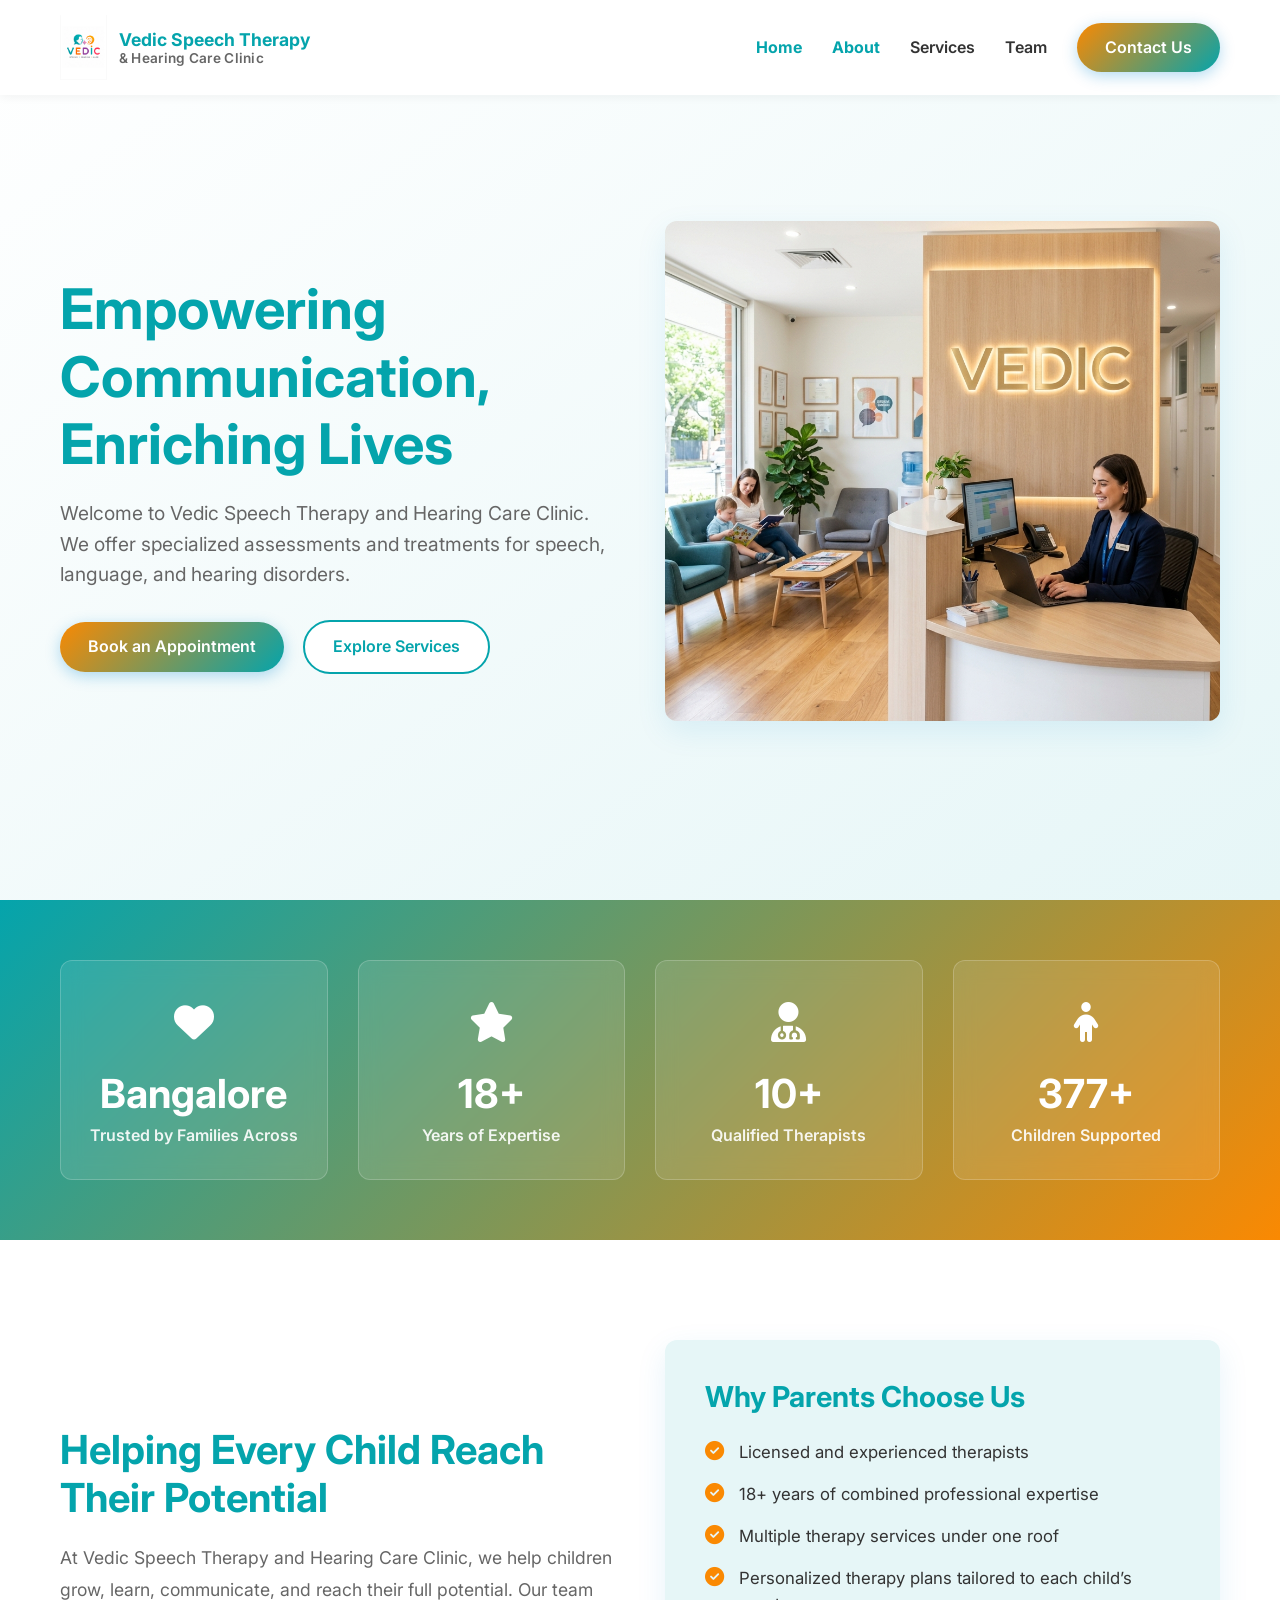
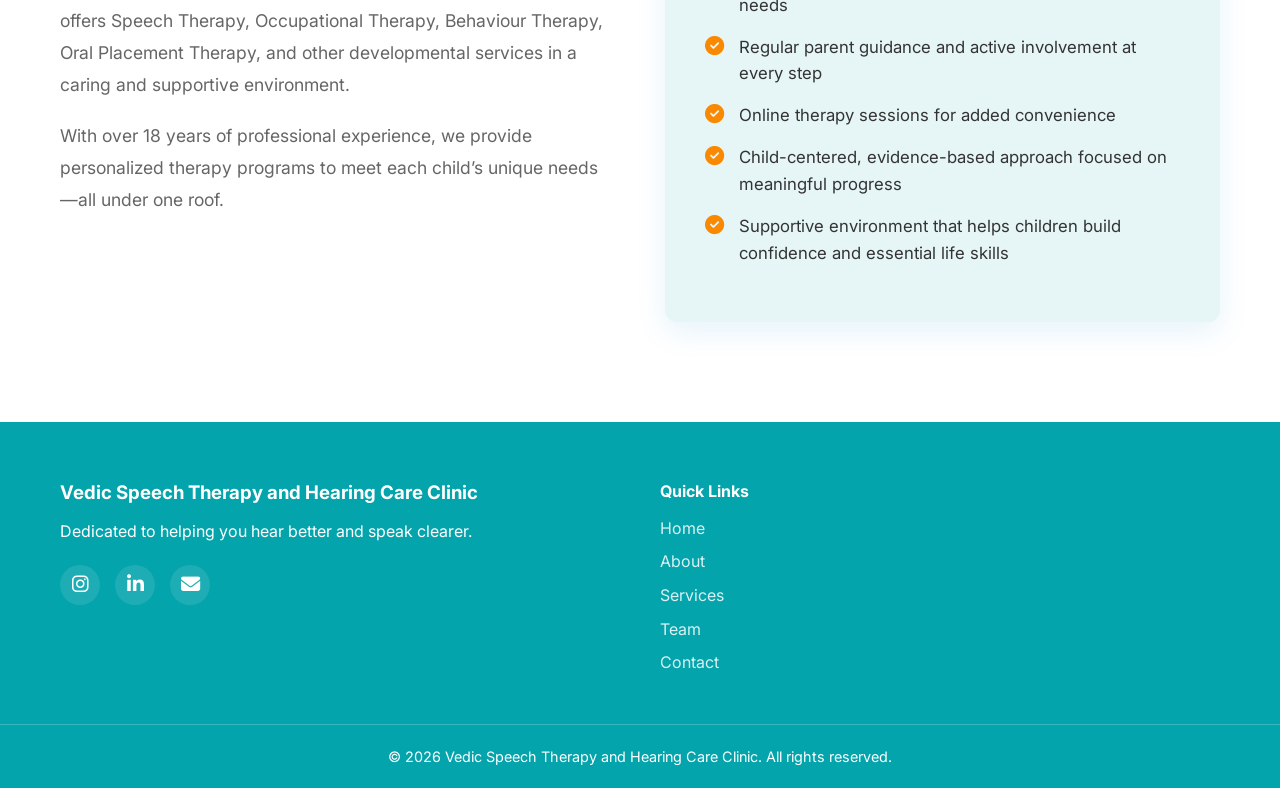
<file: index.html>
<!DOCTYPE html>
<html lang="en">

<head>
    <meta charset="UTF-8">
    <meta name="viewport" content="width=device-width, initial-scale=1.0">
    <meta name="robots" content="index, follow, max-image-preview:large, max-snippet:-1, max-video-preview:-1">
    <meta name="theme-color" content="#0288d1">
    
    <title>Vedic Speech Therapy & Hearing Care Clinic in Bangalore</title>
    <meta name="description" content="Expert speech therapy and hearing care in Bangalore. Vedic Clinic offers tailored treatments for speech, language, and hearing disorders for all ages.">
    <link rel="canonical" href="https://vedicspeechhearing.com/">

    <!-- Open Graph / Facebook -->
    <meta property="og:type" content="website">
    <meta property="og:url" content="https://vedicspeechhearing.com/">
    <meta property="og:title" content="Vedic Speech Therapy & Hearing Care Clinic in Bangalore">
    <meta property="og:description" content="Expert speech therapy and hearing care in Bangalore. Vedic Clinic offers tailored treatments for speech, language, and hearing disorders for all ages.">
    <meta property="og:image" content="https://vedicspeechhearing.com/hero_clinic.png">
    <meta property="og:site_name" content="Vedic Speech Therapy & Hearing Care Clinic">
    <meta property="og:locale" content="en_IN">

    <!-- Twitter / X -->
    <meta name="twitter:card" content="summary_large_image">
    <meta name="twitter:url" content="https://vedicspeechhearing.com/">
    <meta name="twitter:title" content="Vedic Speech Therapy & Hearing Care Clinic in Bangalore">
    <meta name="twitter:description" content="Expert speech therapy and hearing care in Bangalore. Vedic Clinic offers tailored treatments for speech, language, and hearing disorders for all ages.">
    <meta name="twitter:image" content="https://vedicspeechhearing.com/hero_clinic.png">

    <!-- Icons -->
    <link rel="icon" type="image/png" sizes="96x96" href="favicon-96x96.png">
    <link rel="apple-touch-icon" sizes="180x180" href="apple-touch-icon.png">
    <link rel="manifest" href="site.webmanifest">
    <!-- Fix I-17: Preconnect to CDN origins to reduce DNS/TLS latency -->
    <link rel="preconnect" href="https://fonts.googleapis.com">
    <link rel="preconnect" href="https://fonts.gstatic.com" crossorigin>
    <link rel="preconnect" href="https://cdnjs.cloudflare.com">

    <script src="config.js"></script>
    <script src="maintenance.js"></script>

    <!-- Structured Data (JSON-LD) -->
    <script type="application/ld+json">
    {
      "@context": "https://schema.org",
      "@type": "MedicalClinic",
      "name": "Vedic Speech Therapy and Hearing Care Clinic",
      "url": "https://vedicspeechhearing.com/",
      "logo": "https://vedicspeechhearing.com/logo-optimized.png?v=2",
      "image": "https://vedicspeechhearing.com/hero_clinic.png",
      "description": "Expert speech therapy and hearing care in Bangalore. Vedic Clinic offers tailored treatments for speech, language, and hearing disorders for all ages.",
      "telephone": "+919916049099",
      "address": {
        "@type": "PostalAddress",
        "streetAddress": "S.O, 7/10/7, 2ND FLOOR NPC TOWERS, DLF CIRCLE MAIN ROAD AKSHAYANAGAR, Yelenahalli, Bommanahalli",
        "addressLocality": "Bengaluru",
        "addressRegion": "Karnataka",
        "postalCode": "560114",
        "addressCountry": "IN"
      },
      "geo": {
        "@type": "GeoCoordinates",
        "latitude": 12.8797,
        "longitude": 77.6186
      },
      "openingHoursSpecification": {
        "@type": "OpeningHoursSpecification",
        "dayOfWeek": [
          "Monday",
          "Tuesday",
          "Wednesday",
          "Thursday",
          "Friday",
          "Saturday",
          "Sunday"
        ],
        "opens": "10:00",
        "closes": "21:00"
      },
      "sameAs": [
        "https://www.instagram.com/",
        "https://www.linkedin.com/"
      ]
    }
    </script>
    <script type="application/ld+json">
    {
      "@context": "https://schema.org",
      "@type": "WebSite",
      "url": "https://vedicspeechhearing.com/",
      "name": "Vedic Speech Therapy & Hearing Care Clinic",
      "description": "Expert speech therapy and hearing care in Bangalore. Vedic Clinic offers tailored treatments for speech, language, and hearing disorders for all ages."
    }
    </script>

    <link rel="stylesheet" href="style.css">
    <!-- Google Fonts for modern typography -->
    <link href="https://fonts.googleapis.com/css2?family=Inter:wght@300;400;600;700&display=swap" rel="stylesheet">
    <!-- Font Awesome for icons -->
    <link rel="stylesheet" href="https://cdnjs.cloudflare.com/ajax/libs/font-awesome/6.4.0/css/all.min.css">
</head>

<body>

    <!-- Header Section -->
    <header class="header">
        <div class="container header-container">
            <div class="logo">
                <a href="index.html" style="display: flex; align-items: center; gap: 12px;">
                    <img src="logo-optimized.png?v=2" alt="Vedic Speech Therapy and Hearing Care Clinic Logo" id="clinic-logo">
                    <div class="logo-text">
                        <span class="logo-title-1">Vedic Speech Therapy</span>
                        <span class="logo-title-2">& Hearing Care Clinic</span>
                    </div>
                </a>
            </div>
            <nav class="nav-menu">
                <ul>
                    <li><a href="index.html#home">Home</a></li>
                    <li><a href="index.html#about">About</a></li>
                    <li><a href="services.html">Services</a></li>
                    <li><a href="team.html">Team</a></li>
                    <li><a href="contact.html" class="btn-primary">Contact Us</a></li>
                </ul>
            </nav>
            <!-- Fix I-04: Use <button> not <div> for keyboard + screen reader accessibility -->
            <button class="mobile-menu-btn" aria-label="Open navigation menu" aria-expanded="false" type="button">
                <i class="fas fa-bars" aria-hidden="true"></i>
            </button>
        </div>
    </header>

    <!-- Hero Section -->
    <section id="home" class="hero">
        <div class="container hero-container">
            <div class="hero-content">
                <h1>Empowering Communication, Enriching Lives</h1>
                <p>Welcome to Vedic Speech Therapy and Hearing Care Clinic. We offer specialized assessments and
                    treatments for speech, language, and hearing disorders.</p>
                <a href="contact.html" class="btn-primary">Book an Appointment</a>
                <a href="services.html" class="btn-secondary">Explore Services</a>
            </div>
            <div class="hero-image">
                <img src="hero_clinic.png" alt="Vedic Clinic Reception"
                    fetchpriority="high"
                    style="width: 100%; border-radius: var(--border-radius); box-shadow: var(--box-shadow); animation: float 6s ease-in-out infinite; object-fit: cover; max-height: 500px;">
            </div>
        </div>
    </section>

    <!-- Stats Section -->
    <section class="stats">
        <div class="container stats-container">
            <div class="stat-card">
                <div class="stat-icon"><i class="fas fa-heart"></i></div>
                <h3 class="stat-number">Bangalore</h3>
                <p class="stat-text">Trusted by Families Across</p>
            </div>
            <div class="stat-card">
                <div class="stat-icon"><i class="fas fa-star"></i></div>
                <h3 class="stat-number"><span class="counter" data-target="18">0</span>+</h3>
                <p class="stat-text">Years of Expertise</p>
            </div>
            <div class="stat-card">
                <div class="stat-icon"><i class="fas fa-user-md"></i></div>
                <h3 class="stat-number"><span class="counter" data-target="10">0</span>+</h3>
                <p class="stat-text">Qualified Therapists</p>
            </div>
            <div class="stat-card">
                <div class="stat-icon"><i class="fas fa-child"></i></div>
                <h3 class="stat-number"><span class="counter" data-target="2500">0</span>+</h3>
                <p class="stat-text">Children Supported</p>
            </div>
        </div>
    </section>

    <!-- About Section -->
    <section id="about" class="about">
        <div class="container about-container">
            <div class="about-content">
                <h2>Helping Every Child Reach Their Potential</h2>
                <p>At Vedic Speech Therapy and Hearing Care Clinic, we help children grow, learn, communicate, and reach their full
                    potential. Our team offers Speech Therapy, Occupational Therapy, Behaviour Therapy, Oral Placement
                    Therapy, and other developmental services in a caring and supportive environment.</p>
                <p>With over 18 years of professional experience, we provide personalized therapy programs to meet each
                    child’s unique needs—all under one roof.</p>
            </div>
            <div class="about-features">
                <h3>Why Parents Choose Us</h3>
                <ul class="feature-list">
                    <li><i class="fas fa-check-circle"></i> Licensed and experienced therapists</li>
                    <li><i class="fas fa-check-circle"></i> 18+ years of combined professional expertise</li>
                    <li><i class="fas fa-check-circle"></i> Multiple therapy services under one roof</li>
                    <li><i class="fas fa-check-circle"></i> Personalized therapy plans tailored to each child’s needs
                    </li>
                    <li><i class="fas fa-check-circle"></i> Regular parent guidance and active involvement at every step
                    </li>
                    <li><i class="fas fa-check-circle"></i> Online therapy sessions for added convenience</li>
                    <li><i class="fas fa-check-circle"></i> Child-centered, evidence-based approach focused on
                        meaningful progress</li>
                    <li><i class="fas fa-check-circle"></i> Supportive environment that helps children build confidence
                        and essential life skills</li>
                </ul>
            </div>
        </div>
    </section>







    <!-- Footer -->
    <footer class="footer">
        <div class="container footer-container">
            <div class="footer-info">
                <h3>Vedic Speech Therapy and Hearing Care Clinic</h3>
                <p>Dedicated to helping you hear better and speak clearer.</p>
                <div class="social-links">
                    <a href="https://www.instagram.com/vedicspeechandhearingclinic?igsh=MXV1OTAyaDB2bnJuYw==" target="_blank" aria-label="Instagram"><i class="fab fa-instagram"></i></a>
                    <a href="https://www.linkedin.com/company/vedic-speech-therapy-hearing-care-clinic" target="_blank" aria-label="LinkedIn"><i class="fab fa-linkedin-in"></i></a>
                    <a href="mailto:vedicspeechandhearingclinic@gmail.com" aria-label="Email"><i
                            class="fas fa-envelope"></i></a>
                </div>
            </div>
            <div class="footer-links">
                <h4>Quick Links</h4>
                <ul style="list-style: none; padding: 0;">
                    <li><a href="index.html#home">Home</a></li>
                    <li><a href="index.html#about">About</a></li>
                    <li><a href="services.html">Services</a></li>
                    <li><a href="team.html">Team</a></li>
                    <li><a href="contact.html">Contact</a></li>
                </ul>
            </div>
        </div>
        <div class="footer-bottom">
            <p>&copy; <span id="current-year">2026</span> Vedic Speech Therapy and Hearing Care Clinic. All rights
                reserved.</p>
        </div>
    </footer>

    <script src="script.js"></script>
</body>

</html>
</file>
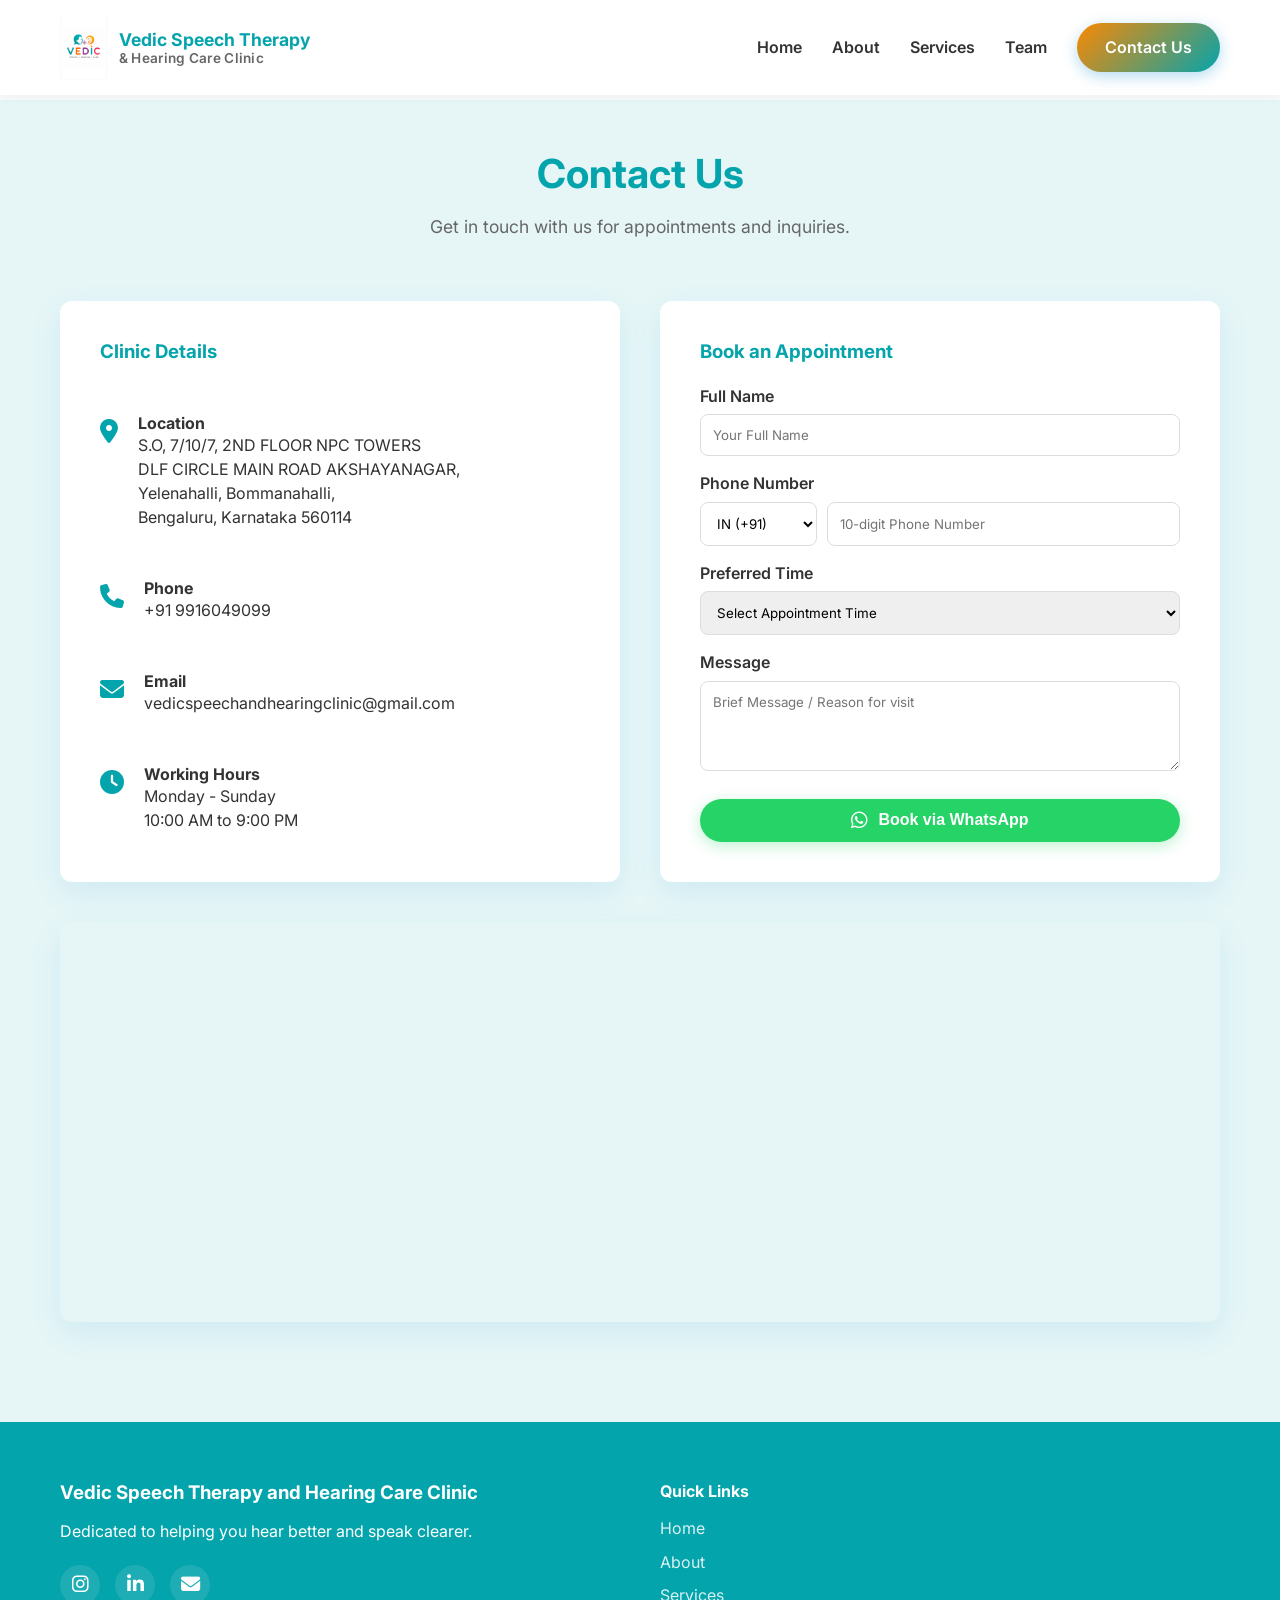
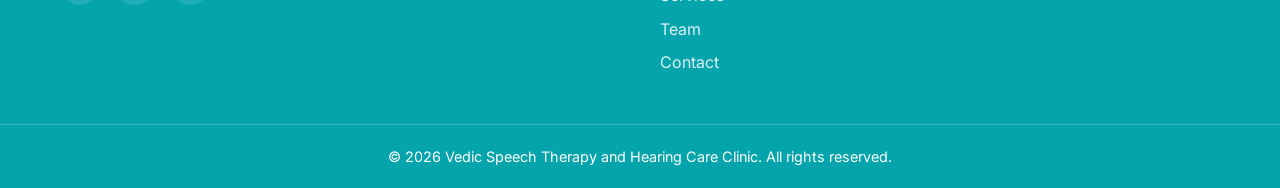
<file: contact.html>
<!DOCTYPE html>
<html lang="en">

<head>
    <meta charset="UTF-8">
    <meta name="viewport" content="width=device-width, initial-scale=1.0">
    <meta name="robots" content="index, follow, max-image-preview:large, max-snippet:-1, max-video-preview:-1">
    <meta name="theme-color" content="#0288d1">
    
    <title>Contact Us | Vedic Speech & Hearing Clinic Bangalore</title>
    <meta name="description" content="Contact Vedic Speech Therapy and Hearing Care Clinic to book an appointment. Find our location, phone number, and working hours in Akshayanagar, Bangalore.">
    <link rel="canonical" href="https://vedicspeechhearing.com/contact.html">

    <!-- Open Graph / Facebook -->
    <meta property="og:type" content="website">
    <meta property="og:url" content="https://vedicspeechhearing.com/contact.html">
    <meta property="og:title" content="Contact Us | Vedic Speech & Hearing Clinic Bangalore">
    <meta property="og:description" content="Contact Vedic Speech Therapy and Hearing Care Clinic to book an appointment. Find our location, phone number, and working hours in Akshayanagar, Bangalore.">
    <meta property="og:image" content="https://vedicspeechhearing.com/hero_clinic.png">
    <meta property="og:site_name" content="Vedic Speech Therapy & Hearing Care Clinic">
    <meta property="og:locale" content="en_IN">

    <!-- Twitter / X -->
    <meta name="twitter:card" content="summary_large_image">
    <meta name="twitter:url" content="https://vedicspeechhearing.com/contact.html">
    <meta name="twitter:title" content="Contact Us | Vedic Speech & Hearing Clinic Bangalore">
    <meta name="twitter:description" content="Contact Vedic Speech Therapy and Hearing Care Clinic to book an appointment. Find our location, phone number, and working hours in Akshayanagar, Bangalore.">
    <meta name="twitter:image" content="https://vedicspeechhearing.com/hero_clinic.png">

    <!-- Icons -->
    <link rel="icon" type="image/png" sizes="96x96" href="favicon-96x96.png">
    <link rel="apple-touch-icon" sizes="180x180" href="apple-touch-icon.png">
    <link rel="manifest" href="site.webmanifest">
    <!-- Fix I-17: Preconnect to CDN origins -->
    <link rel="preconnect" href="https://fonts.googleapis.com">
    <link rel="preconnect" href="https://fonts.gstatic.com" crossorigin>
    <link rel="preconnect" href="https://cdnjs.cloudflare.com">

    <script src="config.js"></script>
    <script src="maintenance.js"></script>

    <!-- Structured Data (JSON-LD) -->
    <script type="application/ld+json">
    {
      "@context": "https://schema.org",
      "@type": "ContactPage",
      "url": "https://vedicspeechhearing.com/contact.html",
      "name": "Contact Us | Vedic Speech & Hearing Clinic Bangalore",
      "description": "Contact Vedic Speech Therapy and Hearing Care Clinic to book an appointment. Find our location, phone number, and working hours in Akshayanagar, Bangalore."
    }
    </script>
    <script type="application/ld+json">
    {
      "@context": "https://schema.org",
      "@type": "MedicalClinic",
      "name": "Vedic Speech Therapy and Hearing Care Clinic",
      "telephone": "+919916049099",
      "email": "vedicspeechandhearingclinic@gmail.com",
      "url": "https://vedicspeechhearing.com/contact.html",
      "address": {
        "@type": "PostalAddress",
        "streetAddress": "S.O, 7/10/7, 2ND FLOOR NPC TOWERS, DLF CIRCLE MAIN ROAD AKSHAYANAGAR, Yelenahalli, Bommanahalli",
        "addressLocality": "Bengaluru",
        "addressRegion": "Karnataka",
        "postalCode": "560114",
        "addressCountry": "IN"
      },
      "openingHoursSpecification": {
        "@type": "OpeningHoursSpecification",
        "dayOfWeek": [
          "Monday",
          "Tuesday",
          "Wednesday",
          "Thursday",
          "Friday",
          "Saturday",
          "Sunday"
        ],
        "opens": "10:00",
        "closes": "21:00"
      }
    }
    </script>

    <link rel="stylesheet" href="style.css">
    <!-- Google Fonts for modern typography -->
    <link href="https://fonts.googleapis.com/css2?family=Inter:wght@300;400;600;700&display=swap" rel="stylesheet">
    <!-- Font Awesome for icons -->
    <link rel="stylesheet" href="https://cdnjs.cloudflare.com/ajax/libs/font-awesome/6.4.0/css/all.min.css">
</head>

<body>

    <!-- Header Section -->
    <header class="header">
        <div class="container header-container">
            <div class="logo">
                <a href="index.html" style="display: flex; align-items: center; gap: 12px;">
                    <img src="logo-optimized.png?v=2" alt="Vedic Speech Therapy and Hearing Care Clinic Logo" id="clinic-logo">
                    <div class="logo-text">
                        <span class="logo-title-1">Vedic Speech Therapy</span>
                        <span class="logo-title-2">& Hearing Care Clinic</span>
                    </div>
                </a>
            </div>
            <nav class="nav-menu">
                <ul>
                    <li><a href="index.html#home">Home</a></li>
                    <li><a href="index.html#about">About</a></li>
                    <li><a href="services.html">Services</a></li>
                    <li><a href="team.html">Team</a></li>
                    <li><a href="contact.html" class="btn-primary">Contact Us</a></li>
                </ul>
            </nav>
            <button class="mobile-menu-btn" aria-label="Open navigation menu" aria-expanded="false" type="button">
                <i class="fas fa-bars" aria-hidden="true"></i>
            </button>
        </div>
    </header>

    <!-- Spacer for fixed header -->
    <div class="spacer-header"></div>

    <!-- Contact Section -->
    <section id="contact" class="contact" style="padding-top: 50px;">
        <div class="container">
            <div class="section-title">
                <h2>Contact Us</h2>
                <p>Get in touch with us for appointments and inquiries.</p>
            </div>
            <div class="contact-grid-top">
                <div class="contact-info contact-box-card">
                    <h3 style="margin-bottom: 20px; color: var(--primary-color);">Clinic Details</h3>
                    <div class="contact-item" style="margin-bottom: 20px;">
                        <i class="fas fa-map-marker-alt"></i>
                        <div>
                            <h4>Location</h4>
                            <p>S.O, 7/10/7, 2ND FLOOR NPC TOWERS<br>
                               DLF CIRCLE MAIN ROAD AKSHAYANAGAR,<br>
                               Yelenahalli, Bommanahalli,<br>
                               Bengaluru, Karnataka 560114</p>
                        </div>
                    </div>
                    <div class="contact-item" style="margin-bottom: 20px;">
                        <i class="fas fa-phone"></i>
                        <div>
                            <h4>Phone</h4>
                            <p><a href="tel:+919916049099">+91 9916049099</a></p>
                        </div>
                    </div>
                    <div class="contact-item" style="margin-bottom: 20px;">
                        <i class="fas fa-envelope"></i>
                        <div>
                            <h4>Email</h4>
                            <p><a href="mailto:vedicspeechandhearingclinic@gmail.com">vedicspeechandhearingclinic@gmail.com</a></p>
                        </div>
                    </div>
                    <div class="contact-item">
                        <i class="fas fa-clock"></i>
                        <div>
                            <h4>Working Hours</h4>
                            <p>Monday - Sunday<br>10:00 AM to 9:00 PM</p>
                        </div>
                    </div>
                </div>

                <div class="appointment-form contact-box-card">
                    <h3 style="margin-bottom: 20px; color: var(--primary-color);">Book an Appointment</h3>
                    <form id="whatsapp-form">
                        <div class="form-group" style="margin-bottom: 15px;">
                            <label for="patientName" style="display: block; margin-bottom: 5px; font-weight: 600;">Full Name</label>
                            <input type="text" id="patientName" placeholder="Your Full Name" required minlength="3" style="width: 100%; padding: 12px; border: 1px solid #ddd; border-radius: 8px; font-family: var(--font-main);">
                        </div>
                        <div class="form-group" style="margin-bottom: 15px;">
                            <label for="patientPhone" style="display: block; margin-bottom: 5px; font-weight: 600;">Phone Number</label>
                            <div style="display: flex; gap: 10px;">
                                <select id="countryCode" aria-label="Country Code" style="padding: 12px; border: 1px solid #ddd; border-radius: 8px; font-family: var(--font-main); max-width: 130px; background-color: white;">
                                    <option value="+91" selected>IN (+91)</option>
                                    <option value="+1">US/CA (+1)</option>
                                    <option value="+44">UK (+44)</option>
                                    <option value="+61">AU (+61)</option>
                                    <option value="+971">UAE (+971)</option>
                                    <option value="+65">SG (+65)</option>
                                </select>
                                <input type="tel" id="patientPhone" placeholder="10-digit Phone Number" required minlength="10" maxlength="15" style="flex: 1; padding: 12px; border: 1px solid #ddd; border-radius: 8px; font-family: var(--font-main);">
                            </div>
                        </div>
                        <div class="form-group" style="margin-bottom: 15px;">
                            <label for="appointmentTime" style="display: block; margin-bottom: 5px; font-weight: 600;">Preferred Time</label>
                            <select id="appointmentTime" required style="width: 100%; padding: 12px; border: 1px solid #ddd; border-radius: 8px; font-family: var(--font-main);">
                                <option value="" disabled selected>Select Appointment Time</option>
                                <option value="10:00 AM - 11:00 AM">10:00 AM - 11:00 AM</option>
                                <option value="11:00 AM - 12:00 PM">11:00 AM - 12:00 PM</option>
                                <option value="12:00 PM - 01:00 PM">12:00 PM - 01:00 PM</option>
                                <option value="01:00 PM - 02:00 PM">01:00 PM - 02:00 PM</option>
                                <option value="02:00 PM - 03:00 PM">02:00 PM - 03:00 PM</option>
                                <option value="03:00 PM - 04:00 PM">03:00 PM - 04:00 PM</option>
                                <option value="04:00 PM - 05:00 PM">04:00 PM - 05:00 PM</option>
                                <option value="05:00 PM - 06:00 PM">05:00 PM - 06:00 PM</option>
                                <option value="06:00 PM - 07:00 PM">06:00 PM - 07:00 PM</option>
                                <option value="07:00 PM - 08:00 PM">07:00 PM - 08:00 PM</option>
                                <option value="08:00 PM - 09:00 PM">08:00 PM - 09:00 PM</option>
                            </select>
                        </div>
                        <div class="form-group" style="margin-bottom: 20px;">
                            <label for="patientMessage" style="display: block; margin-bottom: 5px; font-weight: 600;">Message</label>
                            <textarea id="patientMessage" placeholder="Brief Message / Reason for visit" required minlength="10" rows="4" style="width: 100%; padding: 12px; border: 1px solid #ddd; border-radius: 8px; font-family: var(--font-main); resize: vertical;"></textarea>
                        </div>
                        <button type="submit" class="btn-primary" style="width: 100%; display: flex; justify-content: center; align-items: center; gap: 10px; background: #25D366; box-shadow: 0 4px 15px rgba(37, 211, 102, 0.3);">
                            <i class="fab fa-whatsapp" style="font-size: 1.2rem;"></i> Book via WhatsApp
                        </button>
                        <div id="formSuccessMessage" style="display: none; margin-top: 15px; padding: 12px; background: #e1f5fe; color: #0288d1; border-radius: 8px; text-align: center; font-weight: 600;">
                            Redirecting you to WhatsApp...
                        </div>
                    </form>
                </div>
            </div>
            
            <div class="map-container" style="margin-top: 40px; border-radius: var(--border-radius); overflow: hidden; box-shadow: var(--box-shadow); height: 400px; width: 100%;">
                <iframe src="https://maps.google.com/maps?q=NPC+TOWERS+DLF+CIRCLE+MAIN+ROAD+AKSHAYANAGAR+Bengaluru&t=&z=15&ie=UTF8&iwloc=&output=embed" width="100%" height="100%" style="border:0;" allowfullscreen="" loading="lazy" referrerpolicy="no-referrer-when-downgrade"></iframe>
            </div>
        </div>
    </section>

    <!-- Footer -->
    <footer class="footer">
        <div class="container footer-container">
            <div class="footer-info">
                <h3>Vedic Speech Therapy and Hearing Care Clinic</h3>
                <p>Dedicated to helping you hear better and speak clearer.</p>
                <div class="social-links">
                    <a href="https://www.instagram.com/vedicspeechandhearingclinic?igsh=MXV1OTAyaDB2bnJuYw==" target="_blank" aria-label="Instagram"><i class="fab fa-instagram"></i></a>
                    <a href="https://www.linkedin.com/company/vedic-speech-therapy-hearing-care-clinic" target="_blank" aria-label="LinkedIn"><i class="fab fa-linkedin-in"></i></a>
                    <a href="mailto:vedicspeechandhearingclinic@gmail.com" aria-label="Email"><i class="fas fa-envelope"></i></a>
                </div>
            </div>
            <div class="footer-links">
                <h4>Quick Links</h4>
                <ul style="list-style: none; padding: 0;">
                    <li><a href="index.html#home">Home</a></li>
                    <li><a href="index.html#about">About</a></li>
                    <li><a href="services.html">Services</a></li>
                    <li><a href="team.html">Team</a></li>
                    <li><a href="contact.html">Contact</a></li>
                </ul>
            </div>
        </div>
        <div class="footer-bottom">
            <p>&copy; <span id="current-year">2026</span> Vedic Speech Therapy and Hearing Care Clinic. All rights reserved.</p>
        </div>
    </footer>

    <script src="script.js"></script>
</body>

</html>
</file>
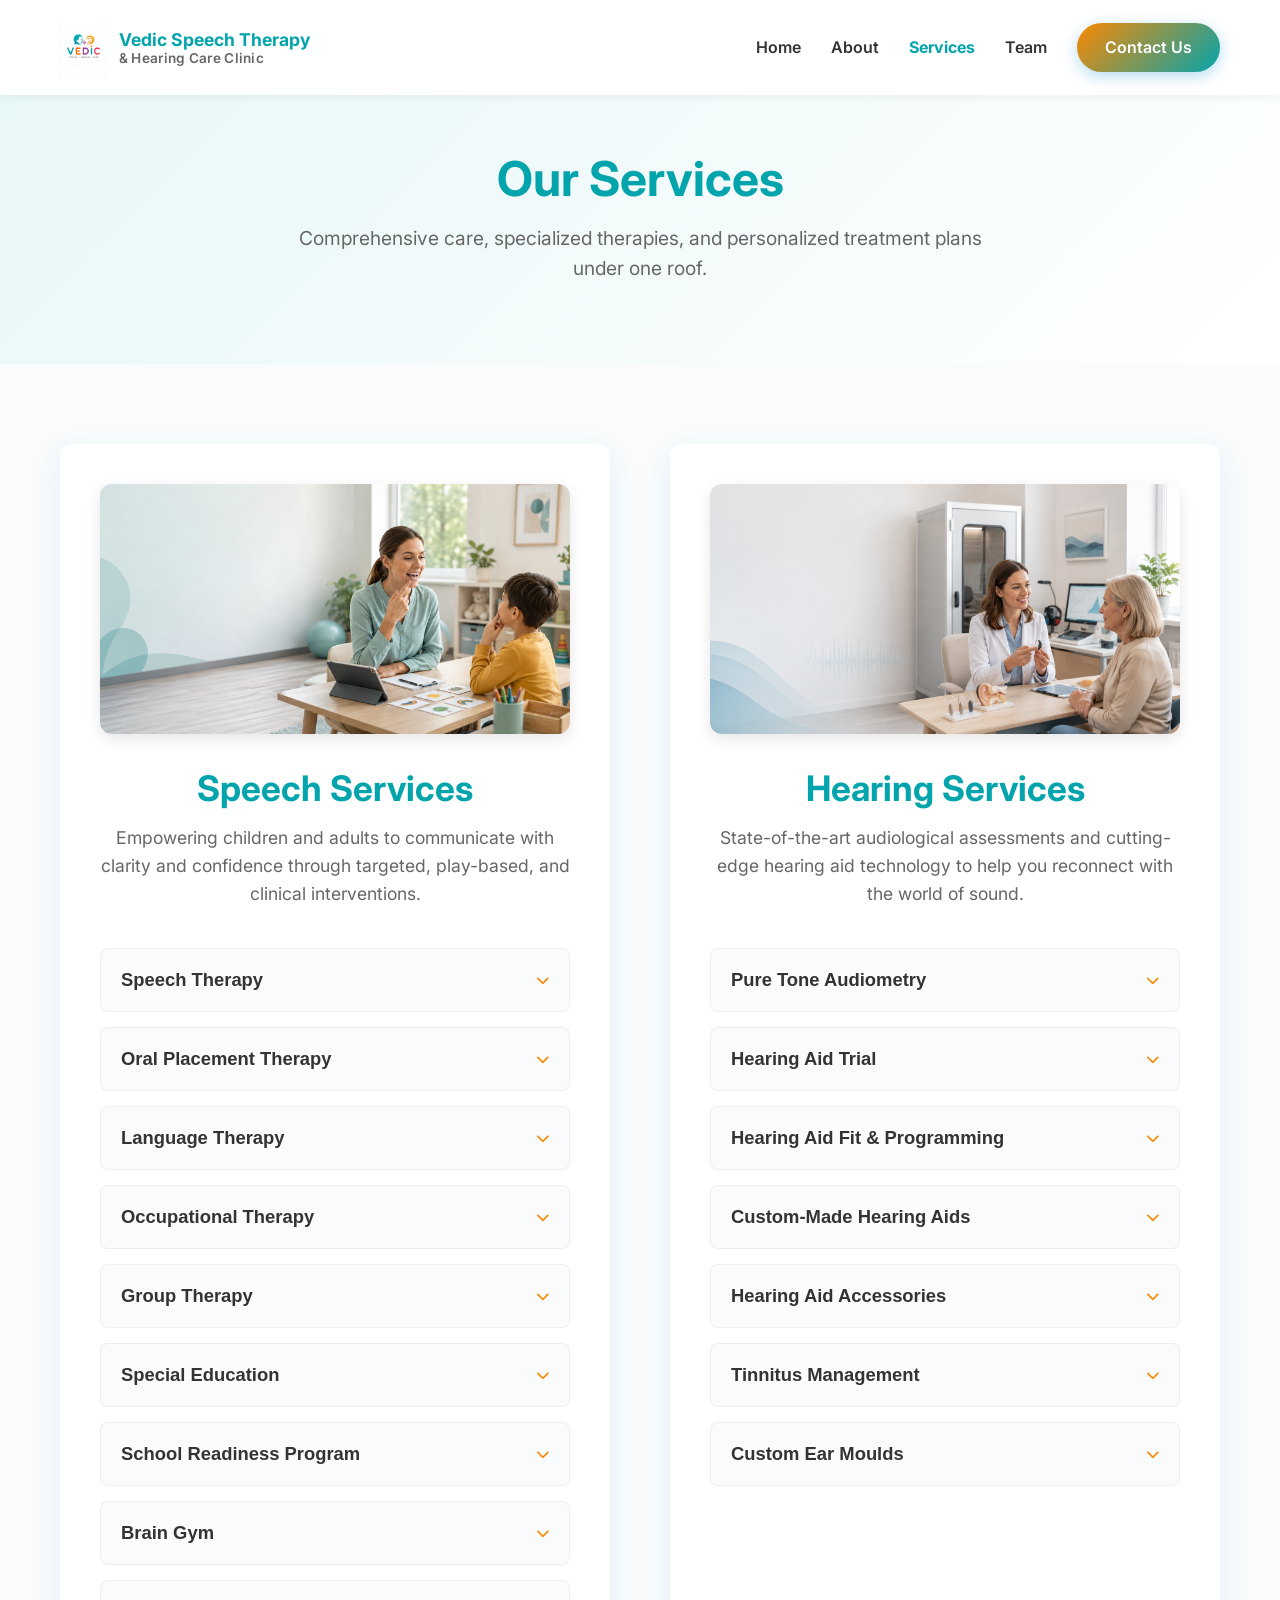
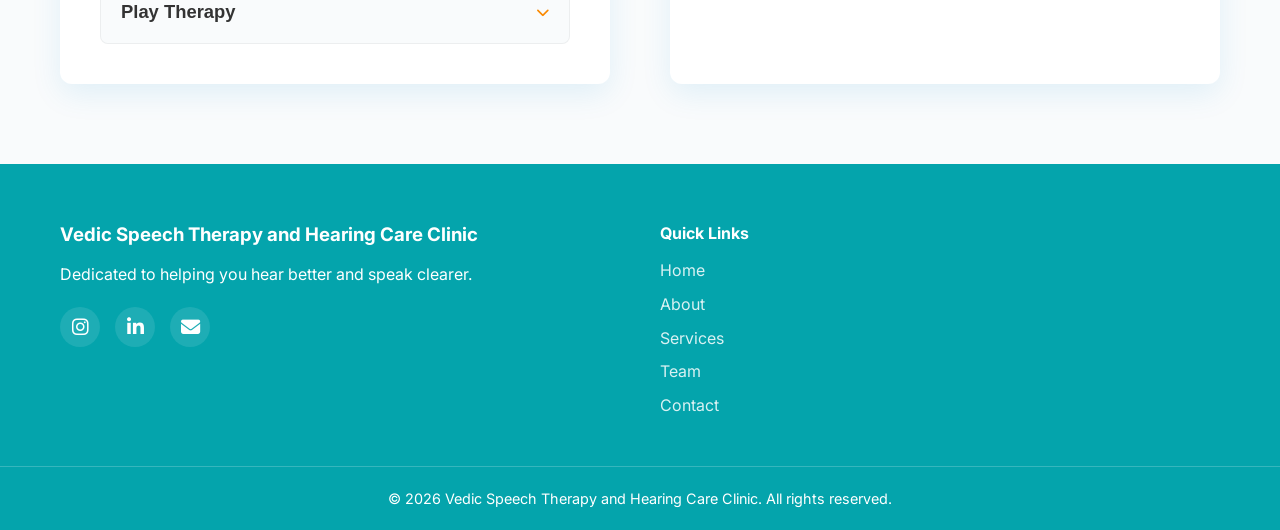
<file: services.html>
<!DOCTYPE html>
<html lang="en">

<head>
    <meta charset="UTF-8">
    <meta name="viewport" content="width=device-width, initial-scale=1.0">
    <meta name="robots" content="index, follow, max-image-preview:large, max-snippet:-1, max-video-preview:-1">
    <meta name="theme-color" content="#0288d1">
    
    <title>Speech & Hearing Services | Vedic Clinic Bangalore</title>
    <meta name="description" content="Explore comprehensive speech and hearing services at Vedic Clinic. We offer speech therapy, occupational therapy, pure tone audiometry, and hearing aid trials.">
    <link rel="canonical" href="https://vedicspeechhearing.com/services.html">

    <!-- Open Graph / Facebook -->
    <meta property="og:type" content="website">
    <meta property="og:url" content="https://vedicspeechhearing.com/services.html">
    <meta property="og:title" content="Speech & Hearing Services | Vedic Clinic Bangalore">
    <meta property="og:description" content="Explore comprehensive speech and hearing services at Vedic Clinic. We offer speech therapy, occupational therapy, pure tone audiometry, and hearing aid trials.">
    <meta property="og:image" content="https://vedicspeechhearing.com/Speech.png">
    <meta property="og:site_name" content="Vedic Speech Therapy & Hearing Care Clinic">
    <meta property="og:locale" content="en_IN">

    <!-- Twitter / X -->
    <meta name="twitter:card" content="summary_large_image">
    <meta name="twitter:url" content="https://vedicspeechhearing.com/services.html">
    <meta name="twitter:title" content="Speech & Hearing Services | Vedic Clinic Bangalore">
    <meta name="twitter:description" content="Explore comprehensive speech and hearing services at Vedic Clinic. We offer speech therapy, occupational therapy, pure tone audiometry, and hearing aid trials.">
    <meta name="twitter:image" content="https://vedicspeechhearing.com/Speech.png">

    <!-- Icons -->
    <link rel="icon" type="image/png" sizes="96x96" href="favicon-96x96.png">
    <link rel="apple-touch-icon" sizes="180x180" href="apple-touch-icon.png">
    <link rel="manifest" href="site.webmanifest">
    <!-- Fix I-17: Preconnect to CDN origins -->
    <link rel="preconnect" href="https://fonts.googleapis.com">
    <link rel="preconnect" href="https://fonts.gstatic.com" crossorigin>
    <link rel="preconnect" href="https://cdnjs.cloudflare.com">

    <script src="config.js"></script>
    <script src="maintenance.js"></script>

    <!-- Structured Data (JSON-LD) -->
    <script type="application/ld+json">
    {
      "@context": "https://schema.org",
      "@type": "WebPage",
      "url": "https://vedicspeechhearing.com/services.html",
      "name": "Speech & Hearing Services | Vedic Clinic Bangalore",
      "description": "Explore comprehensive speech and hearing services at Vedic Clinic. We offer speech therapy, occupational therapy, pure tone audiometry, and hearing aid trials."
    }
    </script>
    <script type="application/ld+json">
    {
      "@context": "https://schema.org",
      "@type": "MedicalClinic",
      "name": "Vedic Speech Therapy and Hearing Care Clinic - Services",
      "availableService": [
        {
          "@type": "MedicalTherapy",
          "name": "Speech Therapy",
          "description": "Empowering children and adults to communicate with clarity and confidence."
        },
        {
          "@type": "MedicalTest",
          "name": "Pure Tone Audiometry",
          "description": "Precise assessment of hearing sensitivity across all frequencies."
        }
      ]
    }
    </script>

    <link rel="stylesheet" href="style.css">
    <!-- Google Fonts for modern typography -->
    <link href="https://fonts.googleapis.com/css2?family=Inter:wght@300;400;600;700&display=swap" rel="stylesheet">
    <!-- Font Awesome for icons -->
    <link rel="stylesheet" href="https://cdnjs.cloudflare.com/ajax/libs/font-awesome/6.4.0/css/all.min.css">
</head>

<body>

    <!-- Header Section -->
    <header class="header">
        <div class="container header-container">
            <div class="logo">
                <a href="index.html" style="display: flex; align-items: center; gap: 12px;">
                    <img src="logo-optimized.png?v=2" alt="Vedic Clinic Logo" id="clinic-logo">
                    <div class="logo-text">
                        <span class="logo-title-1">Vedic Speech Therapy</span>
                        <span class="logo-title-2">& Hearing Care Clinic</span>
                    </div>
                </a>
            </div>
            <nav class="nav-menu">
                <ul>
                    <li><a href="index.html">Home</a></li>
                    <li><a href="index.html#about">About</a></li>
                    <li><a href="services.html">Services</a></li>
                    <li><a href="team.html">Team</a></li>
                    <li><a href="contact.html" class="btn-primary">Contact Us</a></li>
                </ul>
            </nav>
            <button class="mobile-menu-btn" aria-label="Open navigation menu" aria-expanded="false" type="button">
                <i class="fas fa-bars" aria-hidden="true"></i>
            </button>
        </div>
    </header>

    <!-- Services Page Hero -->
    <section class="page-hero">
        <div class="container">
            <h1>Our Services</h1>
            <p>Comprehensive care, specialized therapies, and personalized treatment plans under one roof.</p>
        </div>
    </section>

    <!-- Services Categories Section -->
    <section class="services-page-content">
        <div class="container">
            <div class="services-category-container">

                <!-- Speech Services -->
                <div class="service-category">
                    <div class="category-header">
                        <img src="Speech.png" alt="Speech Therapy Session" class="category-image" loading="lazy">
                        <h2>Speech Services</h2>
                        <p>Empowering children and adults to communicate with clarity and confidence through targeted, play-based, and clinical interventions.</p>
                    </div>
                    
                    <div class="accordion-group">
                        <div class="accordion-item">
                            <button class="accordion-header" aria-expanded="false">
                                <span class="accordion-title">Speech Therapy</span>
                                <i class="fas fa-chevron-down accordion-icon"></i>
                            </button>
                            <div class="accordion-content">
                                <ul class="service-benefits">
                                    <li><i class="fas fa-check"></i> Improves clarity of articulation and pronunciation.</li>
                                    <li><i class="fas fa-check"></i> Builds confidence in daily communication and social interactions.</li>
                                </ul>
                            </div>
                        </div>

                        <div class="accordion-item">
                            <button class="accordion-header" aria-expanded="false">
                                <span class="accordion-title">Oral Placement Therapy</span>
                                <i class="fas fa-chevron-down accordion-icon"></i>
                            </button>
                            <div class="accordion-content">
                                <ul class="service-benefits">
                                    <li><i class="fas fa-check"></i> Strengthens oral-motor skills needed for feeding and speech.</li>
                                    <li><i class="fas fa-check"></i> Helps transition from non-verbal to verbal communication.</li>
                                </ul>
                            </div>
                        </div>

                        <div class="accordion-item">
                            <button class="accordion-header" aria-expanded="false">
                                <span class="accordion-title">Language Therapy</span>
                                <i class="fas fa-chevron-down accordion-icon"></i>
                            </button>
                            <div class="accordion-content">
                                <ul class="service-benefits">
                                    <li><i class="fas fa-check"></i> Enhances vocabulary, sentence structure, and comprehension.</li>
                                    <li><i class="fas fa-check"></i> Supports effective expression of thoughts, feelings, and needs.</li>
                                </ul>
                            </div>
                        </div>

                        <div class="accordion-item">
                            <button class="accordion-header" aria-expanded="false">
                                <span class="accordion-title">Occupational Therapy</span>
                                <i class="fas fa-chevron-down accordion-icon"></i>
                            </button>
                            <div class="accordion-content">
                                <ul class="service-benefits">
                                    <li><i class="fas fa-check"></i> Develops fine motor skills and sensory integration capabilities.</li>
                                    <li><i class="fas fa-check"></i> Promotes independence in daily living activities and self-care.</li>
                                </ul>
                            </div>
                        </div>

                        <div class="accordion-item">
                            <button class="accordion-header" aria-expanded="false">
                                <span class="accordion-title">Group Therapy</span>
                                <i class="fas fa-chevron-down accordion-icon"></i>
                            </button>
                            <div class="accordion-content">
                                <ul class="service-benefits">
                                    <li><i class="fas fa-check"></i> Encourages peer interaction and social skill development.</li>
                                    <li><i class="fas fa-check"></i> Provides a safe, structured environment to practice communication.</li>
                                </ul>
                            </div>
                        </div>

                        <div class="accordion-item">
                            <button class="accordion-header" aria-expanded="false">
                                <span class="accordion-title">Special Education</span>
                                <i class="fas fa-chevron-down accordion-icon"></i>
                            </button>
                            <div class="accordion-content">
                                <ul class="service-benefits">
                                    <li><i class="fas fa-check"></i> Offers tailored academic support for diverse learning profiles.</li>
                                    <li><i class="fas fa-check"></i> Fosters a supportive learning environment that bridges educational gaps.</li>
                                </ul>
                            </div>
                        </div>

                        <div class="accordion-item">
                            <button class="accordion-header" aria-expanded="false">
                                <span class="accordion-title">School Readiness Program</span>
                                <i class="fas fa-chevron-down accordion-icon"></i>
                            </button>
                            <div class="accordion-content">
                                <ul class="service-benefits">
                                    <li><i class="fas fa-check"></i> Prepares children with essential classroom routines and listening skills.</li>
                                    <li><i class="fas fa-check"></i> Boosts early literacy and numeracy foundations before starting school.</li>
                                </ul>
                            </div>
                        </div>

                        <div class="accordion-item">
                            <button class="accordion-header" aria-expanded="false">
                                <span class="accordion-title">Brain Gym</span>
                                <i class="fas fa-chevron-down accordion-icon"></i>
                            </button>
                            <div class="accordion-content">
                                <ul class="service-benefits">
                                    <li><i class="fas fa-check"></i> Uses targeted physical movements to enhance cognitive function and focus.</li>
                                    <li><i class="fas fa-check"></i> Supports better body coordination and natural stress reduction.</li>
                                </ul>
                            </div>
                        </div>

                        <div class="accordion-item">
                            <button class="accordion-header" aria-expanded="false">
                                <span class="accordion-title">Play Therapy</span>
                                <i class="fas fa-chevron-down accordion-icon"></i>
                            </button>
                            <div class="accordion-content">
                                <ul class="service-benefits">
                                    <li><i class="fas fa-check"></i> Utilizes structured play to help children express emotions and process experiences.</li>
                                    <li><i class="fas fa-check"></i> Enhances problem-solving skills and promotes emotional regulation.</li>
                                </ul>
                            </div>
                        </div>
                    </div>
                </div>

                <!-- Hearing Services -->
                <div class="service-category">
                    <div class="category-header">
                        <img src="Hearing1.png" alt="Hearing Care Professional" class="category-image" loading="lazy">
                        <h2>Hearing Services</h2>
                        <p>State-of-the-art audiological assessments and cutting-edge hearing aid technology to help you reconnect with the world of sound.</p>
                    </div>

                    <div class="accordion-group">
                        <div class="accordion-item">
                            <button class="accordion-header" aria-expanded="false">
                                <span class="accordion-title">Pure Tone Audiometry</span>
                                <i class="fas fa-chevron-down accordion-icon"></i>
                            </button>
                            <div class="accordion-content">
                                <ul class="service-benefits">
                                    <li><i class="fas fa-check"></i> Provides precise assessment of hearing sensitivity across all frequencies.</li>
                                    <li><i class="fas fa-check"></i> Crucial for accurate diagnosis and customized treatment planning.</li>
                                </ul>
                            </div>
                        </div>

                        <div class="accordion-item">
                            <button class="accordion-header" aria-expanded="false">
                                <span class="accordion-title">Hearing Aid Trial</span>
                                <i class="fas fa-chevron-down accordion-icon"></i>
                            </button>
                            <div class="accordion-content">
                                <ul class="service-benefits">
                                    <li><i class="fas fa-check"></i> Allows you to experience the benefits of hearing aids before committing.</li>
                                    <li><i class="fas fa-check"></i> Ensures optimal comfort and effectiveness for your unique hearing profile.</li>
                                </ul>
                            </div>
                        </div>

                        <div class="accordion-item">
                            <button class="accordion-header" aria-expanded="false">
                                <span class="accordion-title">Hearing Aid Fit & Programming</span>
                                <i class="fas fa-chevron-down accordion-icon"></i>
                            </button>
                            <div class="accordion-content">
                                <ul class="service-benefits">
                                    <li><i class="fas fa-check"></i> Delivers customized sound programming tailored to your specific hearing loss.</li>
                                    <li><i class="fas fa-check"></i> Maximizes the clarity of speech and overall listening comfort in noisy environments.</li>
                                </ul>
                            </div>
                        </div>

                        <div class="accordion-item">
                            <button class="accordion-header" aria-expanded="false">
                                <span class="accordion-title">Custom-Made Hearing Aids</span>
                                <i class="fas fa-chevron-down accordion-icon"></i>
                            </button>
                            <div class="accordion-content">
                                <ul class="service-benefits">
                                    <li><i class="fas fa-check"></i> Designed specifically for the unique contours of your ear for a perfect fit.</li>
                                    <li><i class="fas fa-check"></i> Offers discreet aesthetics combined with advanced, invisible hearing technology.</li>
                                </ul>
                            </div>
                        </div>

                        <div class="accordion-item">
                            <button class="accordion-header" aria-expanded="false">
                                <span class="accordion-title">Hearing Aid Accessories</span>
                                <i class="fas fa-chevron-down accordion-icon"></i>
                            </button>
                            <div class="accordion-content">
                                <ul class="service-benefits">
                                    <li><i class="fas fa-check"></i> Enhances device functionality with Bluetooth capabilities and TV wireless streaming.</li>
                                    <li><i class="fas fa-check"></i> Provides convenient maintenance tools to ensure device longevity and hygiene.</li>
                                </ul>
                            </div>
                        </div>

                        <div class="accordion-item">
                            <button class="accordion-header" aria-expanded="false">
                                <span class="accordion-title">Tinnitus Management</span>
                                <i class="fas fa-chevron-down accordion-icon"></i>
                            </button>
                            <div class="accordion-content">
                                <ul class="service-benefits">
                                    <li><i class="fas fa-check"></i> Employs specialized sound therapies to reduce the perception of ringing in the ears.</li>
                                    <li><i class="fas fa-check"></i> Improves sleep quality and daily focus by minimizing intrusive auditory distractions.</li>
                                </ul>
                            </div>
                        </div>

                        <div class="accordion-item">
                            <button class="accordion-header" aria-expanded="false">
                                <span class="accordion-title">Custom Ear Moulds</span>
                                <i class="fas fa-chevron-down accordion-icon"></i>
                            </button>
                            <div class="accordion-content">
                                <ul class="service-benefits">
                                    <li><i class="fas fa-check"></i> Ensures a secure, comfortable acoustic seal for maximum hearing aid performance.</li>
                                    <li><i class="fas fa-check"></i> Provides specialized ear protection designed for swimming, sleeping, or noisy environments.</li>
                                </ul>
                            </div>
                        </div>
                    </div>
                </div>

            </div>
        </div>
    </section>

    <!-- Footer -->
    <footer class="footer">
        <div class="container footer-container">
            <div class="footer-info">
                <h3>Vedic Speech Therapy and Hearing Care Clinic</h3>
                <p>Dedicated to helping you hear better and speak clearer.</p>
                <div class="social-links">
                    <a href="https://www.instagram.com/vedicspeechandhearingclinic?igsh=MXV1OTAyaDB2bnJuYw==" target="_blank" aria-label="Instagram"><i class="fab fa-instagram"></i></a>
                    <a href="https://www.linkedin.com/company/vedic-speech-therapy-hearing-care-clinic" target="_blank" aria-label="LinkedIn"><i class="fab fa-linkedin-in"></i></a>
                    <a href="mailto:vedicspeechandhearingclinic@gmail.com" aria-label="Email"><i class="fas fa-envelope"></i></a>
                </div>
            </div>
            <div class="footer-links">
                <h4>Quick Links</h4>
                <ul style="list-style: none; padding: 0;">
                    <li><a href="index.html">Home</a></li>
                    <li><a href="index.html#about">About</a></li>
                    <li><a href="services.html">Services</a></li>
                    <li><a href="team.html">Team</a></li>
                    <li><a href="contact.html">Contact</a></li>
                </ul>
            </div>
        </div>
        <div class="footer-bottom">
            <p>&copy; <span id="current-year">2026</span> Vedic Speech Therapy and Hearing Care Clinic. All rights reserved.</p>
        </div>
    </footer>

    <script src="script.js"></script>
</body>
</html>
</file>
<file: style.css>
/* Design System & Variables */
:root {
    /* Color Palette - Teal and Orange mix */
    --primary-color: #04A4AC; /* Teal for main actions */
    --primary-light: #E6F6F7; /* Very light teal for backgrounds */
    --secondary-color: #FA8902; /* Orange for highlights/accents */
    --text-dark: #333333; /* Dark text for readability */
    --text-light: #666666; /* Lighter text for secondary info */
    --white: #ffffff;
    --background-color: #f9fbfc; /* Slightly tinted off-white */
    
    /* Typography */
    --font-main: 'Inter', sans-serif;
    
    /* Spacing & Layout */
    --max-width: 1200px;
    --border-radius: 12px;
    --box-shadow: 0 10px 30px rgba(2, 136, 209, 0.1);
    --transition: all 0.3s ease;
}

/* Reset & Base Styles */
* {
    margin: 0;
    padding: 0;
    box-sizing: border-box;
}

body {
    font-family: var(--font-main);
    color: var(--text-dark);
    background-color: var(--background-color);
    line-height: 1.6;
    overflow-x: hidden;
}

a {
    text-decoration: none;
    color: inherit;
    transition: var(--transition);
}

ul {
    list-style: none;
}

.container {
    max-width: var(--max-width);
    margin: 0 auto;
    padding: 0 20px;
}

/* Typography Utility */
h1, h2, h3, h4 {
    color: var(--text-dark);
    font-weight: 700;
    line-height: 1.2;
}

/* Buttons */
.btn-primary, .btn-secondary {
    display: inline-block;
    padding: 12px 28px;
    border-radius: 30px;
    font-weight: 600;
    cursor: pointer;
    transition: var(--transition);
    border: none;
    font-size: 1rem;
}

.btn-primary {
    background: linear-gradient(135deg, var(--secondary-color), var(--primary-color));
    color: var(--white);
    box-shadow: 0 4px 15px rgba(2, 136, 209, 0.3);
}

.btn-primary:hover {
    transform: translateY(-2px);
    box-shadow: 0 6px 20px rgba(2, 136, 209, 0.4);
}

.btn-secondary {
    background: var(--white);
    color: var(--primary-color);
    border: 2px solid var(--primary-color);
}

.btn-secondary:hover {
    background: var(--primary-light);
}

/* Header & Navigation */
.header {
    background: rgba(255, 255, 255, 0.95);
    backdrop-filter: blur(10px);
    position: fixed;
    width: 100%;
    top: 0;
    z-index: 1000;
    box-shadow: 0 2px 10px rgba(0,0,0,0.05);
    padding: 15px 0;
    transition: var(--transition);
}

.header-container {
    display: flex;
    justify-content: space-between;
    align-items: center;
}

.logo {
    display: flex;
    align-items: center;
    gap: 12px;
}

.logo img {
    height: auto;
    max-height: 65px;
    width: auto;
    max-width: 100%;
    object-fit: contain;
    flex-shrink: 0;
}

.logo-text {
    display: flex;
    flex-direction: column;
    justify-content: center;
    line-height: 1.2;
}

.logo-title-1 {
    font-size: 1.1rem;
    font-weight: 700;
    color: var(--primary-color);
}

.logo-title-2 {
    font-size: 0.85rem;
    font-weight: 600;
    color: var(--text-light);
    letter-spacing: 0.3px;
}

.nav-menu ul {
    display: flex;
    align-items: center;
    gap: 30px;
}

.nav-menu a {
    font-weight: 600;
    color: var(--text-dark);
}

.nav-menu a:hover {
    color: var(--primary-color);
}

.nav-menu a.btn-primary {
    color: var(--white);
}

.mobile-menu-btn {
    display: none;
    font-size: 1.5rem;
    color: var(--primary-color);
    cursor: pointer;
}

/* Hero Section */
.hero {
    padding: 150px 0 100px;
    background: linear-gradient(to bottom right, var(--white), var(--primary-light));
    min-height: 100vh;
    display: flex;
    align-items: center;
}

.hero-container {
    display: grid;
    grid-template-columns: 1fr 1fr;
    gap: 50px;
    align-items: center;
}

.hero-content h1 {
    font-size: 3.5rem;
    margin-bottom: 20px;
    color: var(--primary-color);
}

.hero-content p {
    font-size: 1.2rem;
    color: var(--text-light);
    margin-bottom: 30px;
}

.hero-content .btn-primary {
    margin-right: 15px;
}

.hero-image {
    position: relative;
}

.image-placeholder {
    background: var(--white);
    height: 400px;
    border-radius: var(--border-radius);
    box-shadow: var(--box-shadow);
    display: flex;
    justify-content: center;
    align-items: center;
    gap: 30px;
    animation: float 6s ease-in-out infinite;
}

@keyframes float {
    0% { transform: translateY(0px); }
    50% { transform: translateY(-20px); }
    100% { transform: translateY(0px); }
}

/* Stats Section */
.stats {
    padding: 60px 0;
    background: linear-gradient(135deg, var(--primary-color), var(--secondary-color));
    color: var(--white);
    position: relative;
    z-index: 10;
}

.stats-container {
    display: grid;
    grid-template-columns: repeat(auto-fit, minmax(200px, 1fr));
    gap: 30px;
    text-align: center;
}

.stat-card {
    background: rgba(255, 255, 255, 0.1);
    padding: 30px 20px;
    border-radius: var(--border-radius);
    backdrop-filter: blur(10px);
    border: 1px solid rgba(255, 255, 255, 0.2);
    transition: var(--transition);
}

.stat-card:hover {
    transform: translateY(-10px);
    background: rgba(255, 255, 255, 0.2);
    box-shadow: 0 10px 20px rgba(0, 0, 0, 0.1);
}

.stat-icon {
    font-size: 2.5rem;
    margin-bottom: 15px;
    color: var(--white);
    animation: float 6s ease-in-out infinite;
}

.stat-number {
    font-size: 2.5rem;
    font-weight: 700;
    margin-bottom: 5px;
    color: var(--white);
}

.stat-text {
    font-size: 1rem;
    font-weight: 600;
    opacity: 0.9;
}

/* About Section */
.about {
    padding: 100px 0;
    background: var(--white);
}

.about-container {
    display: grid;
    grid-template-columns: 1fr 1fr;
    gap: 50px;
    align-items: center;
}

.about-content h2 {
    font-size: 2.5rem;
    color: var(--primary-color);
    margin-bottom: 20px;
}

.about-content p {
    font-size: 1.1rem;
    color: var(--text-light);
    margin-bottom: 20px;
    line-height: 1.8;
}

.about-features {
    background: var(--primary-light);
    padding: 40px;
    border-radius: var(--border-radius);
    box-shadow: var(--box-shadow);
}

.about-features h3 {
    color: var(--primary-color);
    margin-bottom: 25px;
    font-size: 1.8rem;
}

.feature-list li {
    display: flex;
    align-items: flex-start;
    gap: 15px;
    margin-bottom: 15px;
    color: var(--text-dark);
    font-size: 1.05rem;
}

.feature-list li i {
    color: var(--secondary-color);
    font-size: 1.2rem;
    margin-top: 3px;
}

/* Services Section */
.services {
    padding: 100px 0;
    background: var(--primary-light);
}

.section-title {
    text-align: center;
    margin-bottom: 60px;
}

.section-title h2 {
    font-size: 2.5rem;
    color: var(--primary-color);
    margin-bottom: 15px;
}

.section-title p {
    color: var(--text-light);
    font-size: 1.1rem;
}

.services-grid {
    display: grid;
    grid-template-columns: repeat(auto-fit, minmax(300px, 1fr));
    gap: 30px;
}

.service-card {
    background: var(--white);
    border-radius: var(--border-radius);
    box-shadow: var(--box-shadow);
    text-align: center;
    transition: var(--transition);
    border-bottom: 4px solid transparent;
    overflow: hidden;
    display: flex;
    flex-direction: column;
}

.service-card:hover {
    transform: translateY(-10px);
    border-bottom-color: var(--primary-color);
}

.service-image {
    width: 100%;
    height: 220px;
    object-fit: cover;
    border-bottom: 3px solid var(--primary-light);
}

.service-content {
    padding: 30px;
    flex-grow: 1;
}

.service-content h3 {
    margin-bottom: 15px;
    font-size: 1.5rem;
    color: var(--primary-color);
}

.service-content p {
    color: var(--text-light);
}

/* Team Section */
.team {
    padding: 100px 0;
    background: var(--background-color);
}

.team-grid {
    display: grid;
    grid-template-columns: repeat(auto-fit, minmax(300px, 1fr));
    gap: 30px;
}

.team-card {
    background: var(--white);
    border-radius: var(--border-radius);
    box-shadow: var(--box-shadow);
    overflow: hidden;
    transition: var(--transition);
}

.team-card:hover {
    transform: translateY(-10px);
}

.team-image-placeholder {
    height: 250px;
    background: linear-gradient(135deg, var(--primary-light), var(--white));
    display: flex;
    justify-content: center;
    align-items: center;
    color: var(--primary-color);
}

.team-image {
    width: 100%;
    height: 350px;
    object-fit: cover;
    object-position: top;
    display: block;
}

.team-info {
    padding: 30px;
    text-align: center;
}

.team-info h3 {
    font-size: 1.4rem;
    color: var(--primary-color);
    margin-bottom: 5px;
}

.designation {
    font-weight: 600;
    color: var(--text-dark);
    margin-bottom: 15px;
}

.qualifications, .certifications {
    font-size: 0.95rem;
    color: var(--text-light);
    margin-bottom: 10px;
}

.experience {
    font-weight: 600;
    color: var(--secondary-color);
    margin-top: 15px;
    display: flex;
    align-items: center;
    justify-content: center;
    gap: 8px;
}

/* Reviews Section */
.reviews-grid {
    display: grid;
    grid-template-columns: repeat(auto-fit, minmax(250px, 1fr));
    gap: 30px;
}

.review-card {
    background: var(--background-color);
    padding: 30px;
    border-radius: var(--border-radius);
    box-shadow: 0 4px 15px rgba(0,0,0,0.05);
    border-top: 4px solid var(--primary-color);
    display: flex;
    flex-direction: column;
}

.review-stars {
    color: #FFD700;
    margin-bottom: 15px;
    font-size: 1.1rem;
}

.review-text {
    font-style: italic;
    color: var(--text-dark);
    margin-bottom: 20px;
    font-size: 0.95rem;
    flex-grow: 1;
}

.review-author {
    font-weight: 700;
    color: var(--primary-color);
}

/* Contact Section */
.contact {
    padding: 100px 0;
    background: var(--primary-light);
}

.contact-container {
    display: grid;
    grid-template-columns: 1fr 1fr;
    gap: 40px;
    background: var(--white);
    border-radius: var(--border-radius);
    box-shadow: var(--box-shadow);
    overflow: hidden;
}

.contact-info {
    padding: 40px;
    display: flex;
    flex-direction: column;
    gap: 30px;
}

.contact-item {
    display: flex;
    align-items: flex-start;
    gap: 20px;
}

.contact-item i {
    font-size: 1.5rem;
    color: var(--primary-color);
    margin-top: 5px;
}

.contact-item h3 {
    font-size: 1.2rem;
    margin-bottom: 5px;
    color: var(--primary-color);
}

.contact-item p {
    color: var(--text-dark);
    line-height: 1.5;
}

.contact-item a {
    color: var(--text-dark);
}

.contact-item a:hover {
    color: var(--primary-color);
    text-decoration: underline;
}

.contact-map {
    width: 100%;
    min-height: 400px;
}

/* Footer */
.footer {
    background: var(--primary-color);
    color: var(--white);
    padding: 60px 0 20px;
}

.footer-container {
    display: grid;
    grid-template-columns: 1fr 1fr;
    gap: 40px;
    margin-bottom: 40px;
}

.footer-info h3 {
    color: var(--white);
    margin-bottom: 15px;
}

/* Social Links */
.social-links {
    display: flex;
    gap: 15px;
    margin-top: 20px;
}

.social-links a {
    display: flex;
    justify-content: center;
    align-items: center;
    width: 40px;
    height: 40px;
    background: rgba(255, 255, 255, 0.1);
    border-radius: 50%;
    color: var(--white);
    font-size: 1.2rem;
    transition: var(--transition);
}

.social-links a:hover {
    background: var(--white);
    color: var(--primary-color);
    transform: translateY(-3px);
}

.footer-contact h4 {
    color: var(--white);
    margin-bottom: 15px;
}

.footer-contact p {
    margin-bottom: 10px;
    display: flex;
    align-items: center;
    gap: 10px;
}

.footer-bottom {
    text-align: center;
    padding-top: 20px;
    border-top: 1px solid rgba(255,255,255,0.2);
    font-size: 0.9rem;
}

/* Services Page Styles */
.page-hero {
    padding: 150px 0 80px;
    background: linear-gradient(135deg, var(--primary-light), var(--white));
    text-align: center;
}

.page-hero h1 {
    font-size: 3rem;
    color: var(--primary-color);
    margin-bottom: 15px;
}

.page-hero p {
    font-size: 1.2rem;
    color: var(--text-light);
    max-width: 700px;
    margin: 0 auto;
}

.services-page-content {
    padding: 80px 0;
    background: var(--background-color);
}

.services-category-container {
    display: grid;
    grid-template-columns: 1fr 1fr;
    gap: 60px;
}

.service-category {
    background: var(--white);
    border-radius: var(--border-radius);
    box-shadow: var(--box-shadow);
    padding: 40px;
    display: flex;
    flex-direction: column;
}

.category-header {
    text-align: center;
    margin-bottom: 40px;
}

.category-image {
    width: 100%;
    height: 250px;
    object-fit: cover;
    border-radius: var(--border-radius);
    margin-bottom: 25px;
    box-shadow: 0 5px 15px rgba(0,0,0,0.1);
}

.category-header h2 {
    font-size: 2.2rem;
    color: var(--primary-color);
    margin-bottom: 15px;
}

.category-header p {
    color: var(--text-light);
    font-size: 1.1rem;
}

/* Accordion Styles */
.accordion-group {
    display: flex;
    flex-direction: column;
    gap: 15px;
}

.accordion-item {
    border: 1px solid rgba(0,0,0,0.05);
    border-radius: 8px;
    overflow: hidden;
    background: var(--background-color);
}

.accordion-header {
    width: 100%;
    padding: 20px;
    display: flex;
    justify-content: space-between;
    align-items: center;
    background: none;
    border: none;
    cursor: pointer;
    text-align: left;
    transition: var(--transition);
}

.accordion-header:hover, .accordion-header.active {
    background: var(--primary-light);
}

.accordion-title {
    font-size: 1.15rem;
    font-weight: 600;
    color: var(--text-dark);
}

.accordion-header.active .accordion-title {
    color: var(--primary-color);
}

.accordion-icon {
    color: var(--secondary-color);
    transition: transform 0.3s ease;
}

.accordion-header.active .accordion-icon {
    transform: rotate(180deg);
}

.accordion-content {
    max-height: 0;
    overflow: hidden;
    transition: max-height 0.3s ease-out;
    background: var(--white);
}

.service-benefits {
    padding: 20px;
}

.service-benefits li {
    display: flex;
    align-items: flex-start;
    gap: 12px;
    margin-bottom: 12px;
    color: var(--text-light);
    line-height: 1.5;
}

.service-benefits li:last-child {
    margin-bottom: 0;
}

.service-benefits li i {
    color: var(--primary-color);
    margin-top: 4px;
    font-size: 0.9rem;
}



.contact-grid-top {
    display: grid;
    grid-template-columns: 1fr 1fr;
    gap: 40px;
}

/* Google Review Marquee Section */
.marquee-wrapper {
    width: 100%;
    overflow: hidden;
    position: relative;
    padding: 20px 0;
}

.marquee-content {
    display: flex;
    align-items: flex-start;
    gap: 30px;
    width: max-content;
    animation: scroll-marquee 40s linear infinite;
    padding: 0 15px;
}

.marquee-wrapper:hover .marquee-content {
    animation-play-state: paused;
}

@keyframes scroll-marquee {
    0% { transform: translateX(0); }
    /* Shifts by exactly half the width plus half the gap (gap is 30px, so 15px) */
    100% { transform: translateX(calc(-50% - 15px)); }
}

.google-review-card {
    background: #fff;
    border-radius: 12px;
    padding: 24px;
    width: 380px;
    box-shadow: 0 4px 15px rgba(0,0,0,0.05);
    flex-shrink: 0;
    text-align: left;
    display: flex;
    flex-direction: column;
}

.review-header {
    display: flex;
    align-items: center;
    margin-bottom: 15px;
    position: relative;
}

.reviewer-avatar {
    width: 48px;
    height: 48px;
    border-radius: 50%;
    object-fit: cover;
    margin-right: 15px;
}

.reviewer-info {
    flex-grow: 1;
}

.reviewer-name {
    margin: 0;
    font-weight: 600;
    font-size: 1rem;
    color: #202124;
}

.review-date {
    margin: 0;
    font-size: 0.85rem;
    color: #70757A;
}

.g-icon {
    width: 20px;
    height: 20px;
    position: absolute;
    top: 0;
    right: 0;
}

.review-stars-row {
    display: flex;
    align-items: center;
    margin-bottom: 12px;
}

.review-stars-row .stars {
    color: #FBBC04;
    font-size: 1.1rem;
    letter-spacing: 2px;
}

.review-body {
    position: relative;
}

.review-text-content {
    margin: 0;
    color: #3C4043;
    font-size: 0.95rem;
    line-height: 1.5;
    /* Limit lines */
    display: -webkit-box;
    -webkit-line-clamp: 4;
    -webkit-box-orient: vertical;
    overflow: hidden;
}

.review-text-content.expanded {
    -webkit-line-clamp: unset;
    overflow: visible;
}

.read-more-btn {
    display: inline-block;
    color: #70757A;
    font-weight: 600;
    font-size: 0.9rem;
    margin-top: 5px;
    cursor: pointer;
}

.read-more-btn:hover {
    color: #202124;
    text-decoration: underline;
}

/* Global Focus States */
:focus-visible {
    outline: 2px solid var(--primary-color);
    outline-offset: 4px;
    border-radius: 4px;
}

/* Mobile Menu Active State */
.nav-menu.nav-active {
    display: block !important;
    position: absolute;
    top: 100%;
    left: 0;
    width: 100%;
    background: var(--white);
    padding: 20px;
    box-shadow: 0 10px 20px rgba(0,0,0,0.1);
}

.nav-menu.nav-active ul {
    flex-direction: column;
    gap: 20px;
}

/* Utility Classes (Extracted from HTML inline styles) */
.spacer-header {
    height: 100px; 
    background-color: var(--background-color);
}
.spacer-header-alt {
    height: 100px; 
    background-color: var(--primary-light);
}
.section-reviews-bg {
    background: #F8FBFB;
    padding: 80px 0;
    overflow: hidden;
}
.contact-box-card {
    background: var(--white);
    padding: 40px;
    border-radius: var(--border-radius);
    box-shadow: var(--box-shadow);
}

/* Responsive Design */
@media (max-width: 992px) {
    .hero-container {
        grid-template-columns: 1fr;
        text-align: center;
    }
    
    .about-container, .services-category-container {
        grid-template-columns: 1fr;
    }
    
    .hero-content h1 {
        font-size: 2.8rem;
    }
    
    .hero-content .btn-primary {
        margin-bottom: 15px;
    }
}

@media (max-width: 768px) {
    .nav-menu {
        display: none; /* simple hidden for mobile for now, can be expanded via JS */
    }
    
    .mobile-menu-btn {
        display: block;
    }
    
    .footer-container, .contact-container, .contact-grid-top {
        grid-template-columns: 1fr;
    }
}

/* Fix I-09: Active nav link indicator */
.nav-menu a.nav-active-link {
    color: var(--primary-color);
    font-weight: 700;
}

/* Fix I-04: Remove default button styling from mobile-menu-btn */
button.mobile-menu-btn {
    background: none;
    border: none;
    padding: 4px 8px;
}

/* Fix I-06: Reset button styling on read-more-btn */
button.read-more-btn {
    background: none;
    border: none;
    padding: 0;
    font-family: inherit;
}
.footer-links h4 {
    color: var(--white);
    margin-bottom: 15px;
}

.footer-links ul li {
    margin-bottom: 8px;
}

.footer-links ul a {
    color: rgba(255, 255, 255, 0.85);
    transition: var(--transition);
}

.footer-links ul a:hover {
    color: var(--white);
    text-decoration: underline;
}

/* Fix I-18: Respect user preference for reduced motion */
@media (prefers-reduced-motion: reduce) {
    .stat-icon,
    .hero-image img,
    .image-placeholder {
        animation: none !important;
    }

    .marquee-content {
        animation: none !important;
    }
}
</file>
